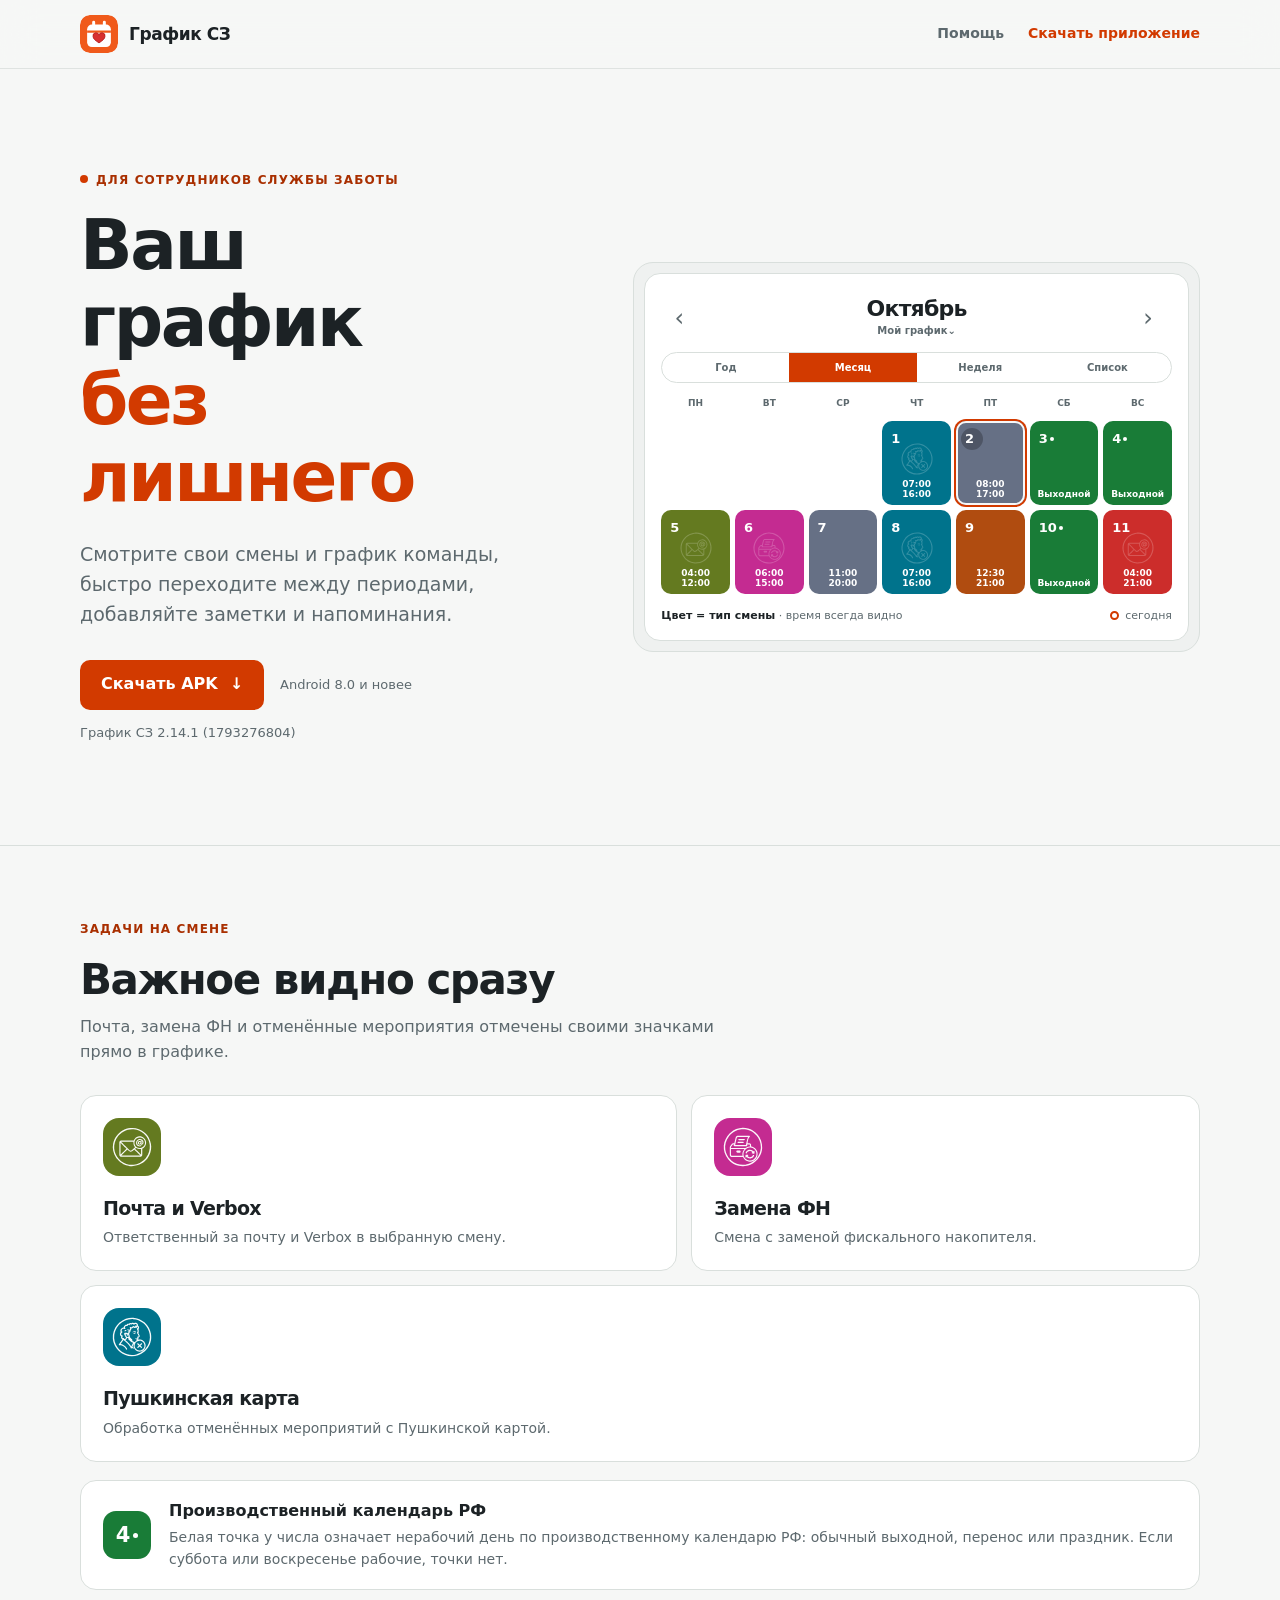
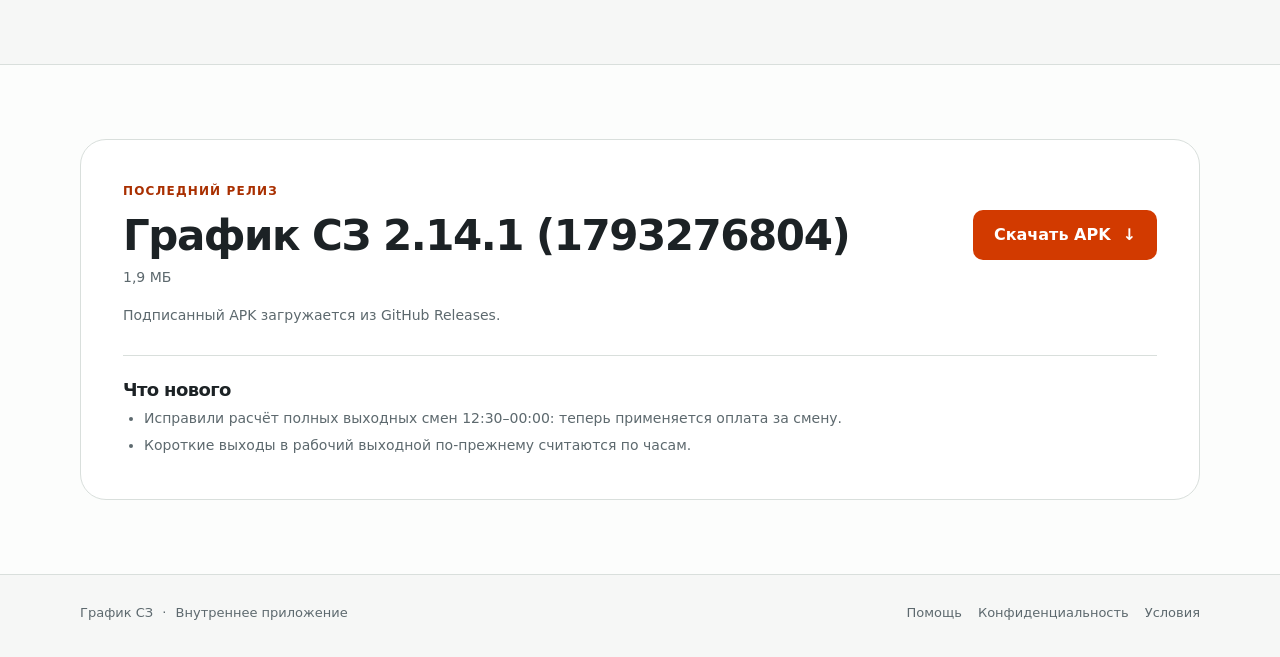
<file: index.html>
<!doctype html>
<html lang="ru">
<head>
  <meta charset="utf-8">
  <meta name="viewport" content="width=device-width, initial-scale=1">
  <meta name="robots" content="noindex, nofollow">
  <meta name="theme-color" content="#f6f7f6">
  <meta name="description" content="График службы заботы — внутреннее Android-приложение для сотрудников.">
  <title>График СЗ — приложение для сотрудников</title>
  <link rel="icon" href="assets/app-icon.svg?v=20261002e" type="image/svg+xml">
  <link rel="stylesheet" href="assets/site.css?v=20261002f">
  <script src="assets/site.js?v=20261002b" defer></script>
</head>
<body>
  <a class="skip-link" href="#main">К содержанию</a>

  <header class="site-header">
    <div class="shell nav">
      <a class="brand" href="./" aria-label="График СЗ, главная">
        <img src="assets/app-icon.svg" width="38" height="38" alt="">
        <span>График СЗ</span>
      </a>
      <nav class="nav-links" aria-label="Навигация">
        <a href="support.html">Помощь</a>
        <a class="nav-download" href="#download">Скачать приложение</a>
      </nav>
    </div>
  </header>

  <main id="main">
    <section class="shell hero" aria-labelledby="hero-title">
      <div class="hero-copy">
        <p class="eyebrow"><span class="eyebrow-dot"></span>Для сотрудников службы заботы</p>
        <h1 id="hero-title">Ваш график<br><span>без лишнего</span></h1>
        <p class="lead">Смотрите свои смены и график команды, быстро переходите между периодами, добавляйте заметки и напоминания.</p>
        <div class="actions">
          <a class="button primary" data-download-latest href="https://github.com/ivan-s-2001/ShiftCalendar-Releases/releases/latest">Скачать APK <span aria-hidden="true">↓</span></a>
          <span class="platform">Android 8.0 и новее</span>
        </div>
        <p class="release-meta" data-release-version>Проверяем последнюю версию…</p>
      </div>

      <div class="preview-wrap">
        <div class="preview" aria-label="Пример экрана «Мой график»">
          <div class="preview-heading">
            <span class="preview-nav-button" aria-hidden="true">‹</span>
            <div class="preview-period">
              <strong>Октябрь</strong>
              <span class="preview-kicker">Мой график⌄</span>
            </div>
            <span class="preview-nav-button" aria-hidden="true">›</span>
          </div>

          <div class="preview-mode-tabs" aria-hidden="true">
            <span>Год</span>
            <span class="active">Месяц</span>
            <span>Неделя</span>
            <span>Список</span>
          </div>

          <div class="calendar-demo">
            <span class="demo-head">ПН</span><span class="demo-head">ВТ</span><span class="demo-head">СР</span><span class="demo-head">ЧТ</span><span class="demo-head">ПТ</span><span class="demo-head">СБ</span><span class="demo-head">ВС</span>

            <span class="demo-empty"></span>
            <span class="demo-empty"></span>
            <span class="demo-empty"></span>

            <div class="shift pushkin">
              <span class="day">1</span>
              <img class="shift-icon" src="assets/ic_pushkin_cancelled.svg" alt="">
              <span class="shift-time">07:00<br>16:00</span>
            </div>

            <div class="shift regular today">
              <span class="day">2</span>
              <span class="shift-time">08:00<br>17:00</span>
            </div>

            <div class="shift dayoff">
              <span class="day">3 <span class="holiday-dot-inline"></span></span>
              <span class="shift-time">Выходной</span>
            </div>

            <div class="shift dayoff">
              <span class="day">4 <span class="holiday-dot-inline"></span></span>
              <span class="shift-time">Выходной</span>
            </div>

            <div class="shift morning">
              <span class="day">5</span>
              <img class="shift-icon" src="assets/ic_mail_responsible.svg" alt="">
              <span class="shift-time">04:00<br>12:00</span>
            </div>

            <div class="shift fn">
              <span class="day">6</span>
              <img class="shift-icon" src="assets/ic_fiscal_replacement.svg" alt="">
              <span class="shift-time">06:00<br>15:00</span>
            </div>

            <div class="shift regular">
              <span class="day">7</span>
              <span class="shift-time">11:00<br>20:00</span>
            </div>

            <div class="shift pushkin">
              <span class="day">8</span>
              <img class="shift-icon" src="assets/ic_pushkin_cancelled.svg" alt="">
              <span class="shift-time">07:00<br>16:00</span>
            </div>

            <div class="shift evening">
              <span class="day">9</span>
              <span class="shift-time">12:30<br>21:00</span>
            </div>

            <div class="shift dayoff">
              <span class="day">10 <span class="holiday-dot-inline"></span></span>
              <span class="shift-time">Выходной</span>
            </div>

            <div class="shift weekend">
              <span class="day">11</span>
              <img class="shift-icon" src="assets/ic_mail_responsible.svg" alt="">
              <span class="shift-time">04:00<br>21:00</span>
            </div>
          </div>

          <div class="preview-footer">
            <span><strong>Цвет = тип смены</strong> · время всегда видно</span>
            <span style="display:flex;align-items:center;gap:6px"><span class="today-mark"></span> сегодня</span>
          </div>
        </div>
      </div>
    </section>

    <section class="section features" aria-labelledby="features-title">
      <div class="shell">
        <p class="eyebrow">Задачи на смене</p>
        <h2 id="features-title">Важное видно сразу</h2>
        <p class="section-lead">Почта, замена ФН и отменённые мероприятия отмечены своими значками прямо в графике.</p>

        <div class="feature-grid">
          <div class="feature">
            <span class="feature-icon mail"><img src="assets/ic_mail_responsible.svg" alt="" width="42" height="42"></span>
            <div><h3>Почта и Verbox</h3><p>Ответственный за почту и Verbox в выбранную смену.</p></div>
          </div>
          <div class="feature">
            <span class="feature-icon fn"><img src="assets/ic_fiscal_replacement.svg" alt="" width="42" height="42"></span>
            <div><h3>Замена ФН</h3><p>Смена с заменой фискального накопителя.</p></div>
          </div>
          <div class="feature">
            <span class="feature-icon pushkin"><img src="assets/ic_pushkin_cancelled.svg" alt="" width="42" height="42"></span>
            <div><h3>Пушкинская карта</h3><p>Обработка отменённых мероприятий с Пушкинской картой.</p></div>
          </div>
        </div>

        <div class="holiday-callout">
          <span class="holiday-date" aria-hidden="true">4 <span class="holiday-dot"></span></span>
          <div>
            <strong>Производственный календарь РФ</strong>
            <p>Белая точка у числа означает нерабочий день по производственному календарю РФ: обычный выходной, перенос или праздник. Если суббота или воскресенье рабочие, точки нет.</p>
          </div>
        </div>
      </div>
    </section>

    <section id="download" class="section download-section" aria-labelledby="download-title">
      <div class="shell download-panel">
        <div class="download-head">
          <div>
            <p class="eyebrow">Последний релиз</p>
            <h2 id="download-title" data-release-version>График СЗ</h2>
            <p class="download-meta" data-release-meta>Подписанный APK для Android</p>
          </div>
          <a class="button primary" data-download-latest href="https://github.com/ivan-s-2001/ShiftCalendar-Releases/releases/latest">Скачать APK <span aria-hidden="true">↓</span></a>
        </div>
        <p class="status" data-release-status aria-live="polite">Проверяем последний релиз…</p>
        <div class="release-notes">
          <h3>Что нового</h3>
          <ul data-release-notes><li>Загружаем список изменений…</li></ul>
        </div>
      </div>
    </section>
  </main>

  <footer class="site-footer">
    <div class="shell footer-row">
      <span>График СЗ <span class="footer-separator">·</span> Внутреннее приложение</span>
      <div class="footer-links">
        <a href="support.html">Помощь</a>
        <a href="privacy.html">Конфиденциальность</a>
        <a href="terms.html">Условия</a>
      </div>
    </div>
  </footer>
</body>
</html>
</file>
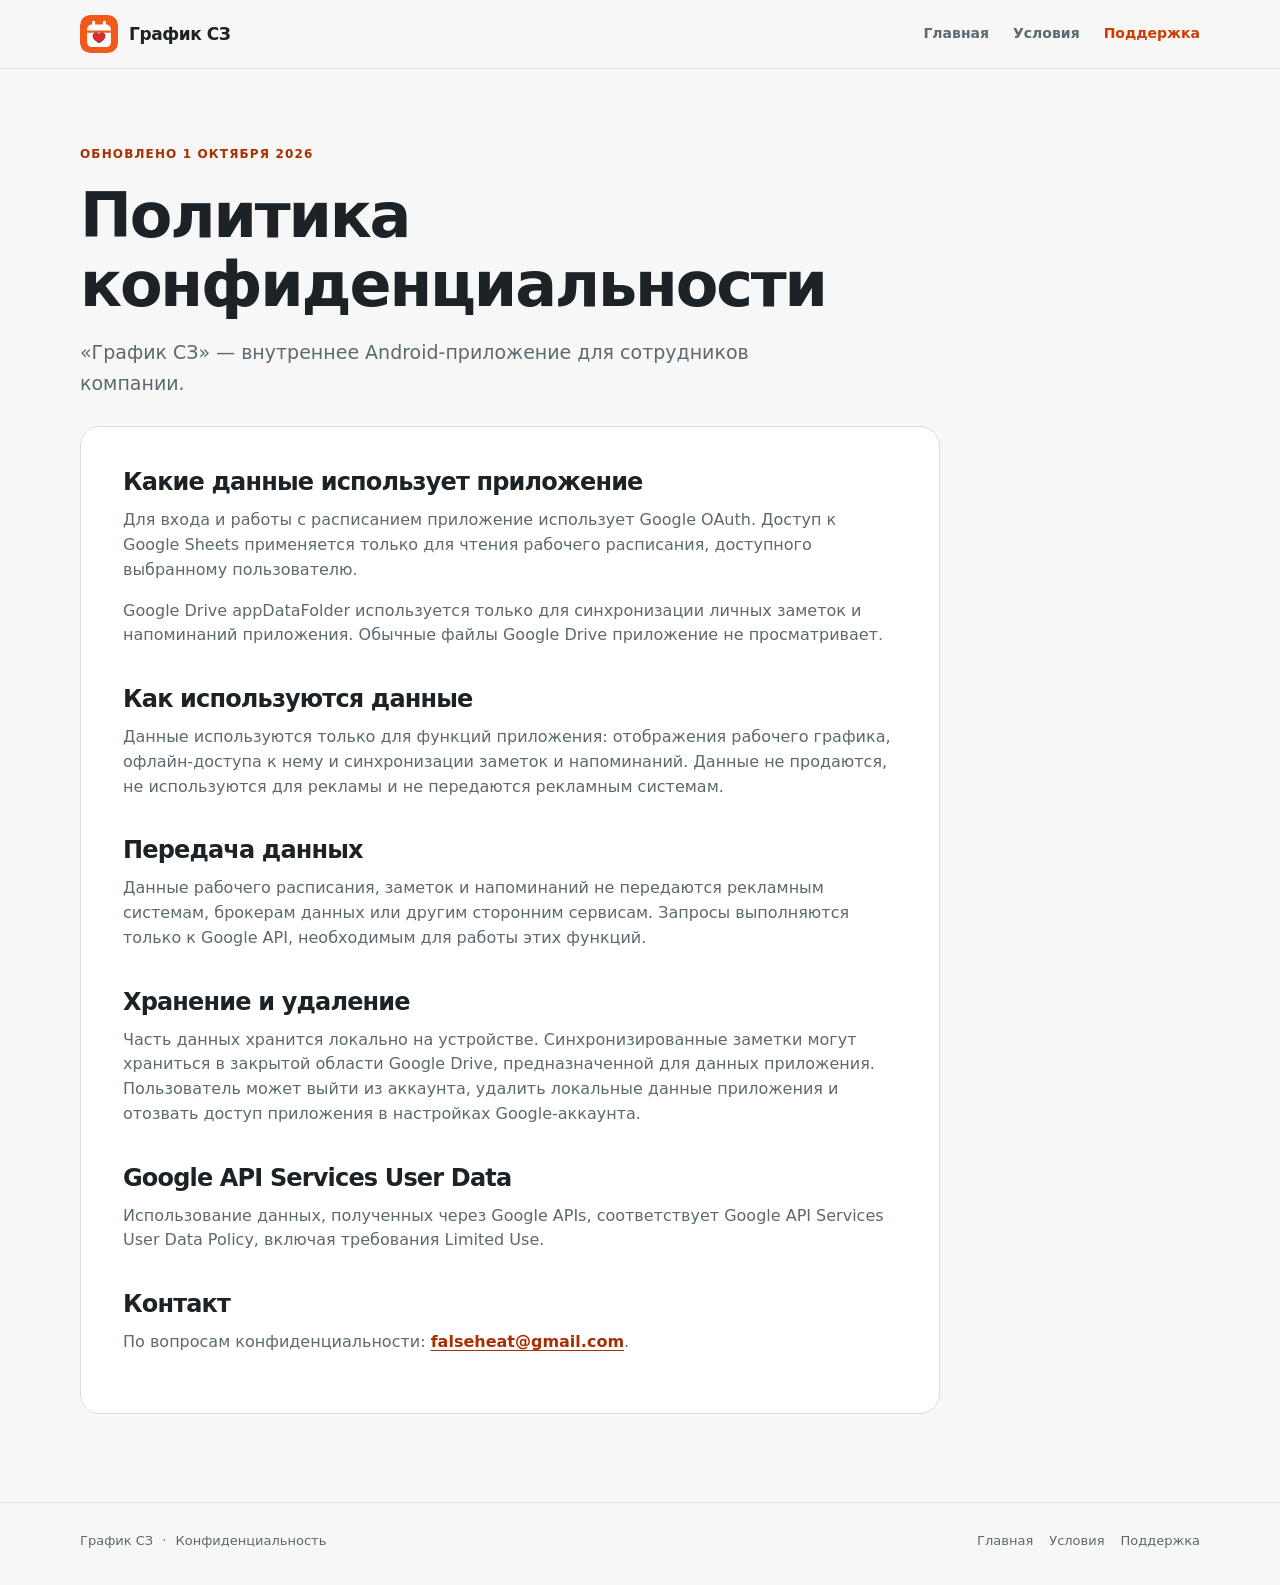
<file: privacy.html>
<!doctype html>
<html lang="ru">
<head>
  <meta charset="utf-8">
  <meta name="viewport" content="width=device-width, initial-scale=1">
  <meta name="theme-color" content="#f6f7f6">
  <title>Политика конфиденциальности — График СЗ</title>
  <meta name="description" content="Политика конфиденциальности Android-приложения «График СЗ».">
  <link rel="canonical" href="https://ivan-s-2001.github.io/ShiftCalendar-Releases/privacy.html">
  <link rel="icon" href="assets/app-icon.svg?v=20261002e" type="image/svg+xml">
  <link rel="stylesheet" href="assets/site.css?v=20261002f">
</head>
<body>
  <a class="skip-link" href="#main">К содержанию</a>
  <header class="site-header">
    <div class="shell nav">
      <a class="brand" href="./" aria-label="График СЗ, главная">
        <img src="assets/app-icon.svg" width="38" height="38" alt="">
        <span>График СЗ</span>
      </a>
      <nav class="nav-links" aria-label="Навигация">
        <a href="./">Главная</a>
        <a href="terms.html">Условия</a>
        <a class="keep-mobile nav-download" href="support.html">Поддержка</a>
      </nav>
    </div>
  </header>

  <main id="main" class="shell legal">
    <header class="legal-head">
      <p class="eyebrow">Обновлено 1 октября 2026</p>
      <h1>Политика конфиденциальности</h1>
      <p class="lead">«График СЗ» — внутреннее Android-приложение для сотрудников компании.</p>
    </header>

    <div class="legal-copy">
      <h2>Какие данные использует приложение</h2>
      <p>Для входа и работы с расписанием приложение использует Google OAuth. Доступ к Google Sheets применяется только для чтения рабочего расписания, доступного выбранному пользователю.</p>
      <p>Google Drive appDataFolder используется только для синхронизации личных заметок и напоминаний приложения. Обычные файлы Google Drive приложение не просматривает.</p>

      <h2>Как используются данные</h2>
      <p>Данные используются только для функций приложения: отображения рабочего графика, офлайн-доступа к нему и синхронизации заметок и напоминаний. Данные не продаются, не используются для рекламы и не передаются рекламным системам.</p>

      <h2>Передача данных</h2>
      <p>Данные рабочего расписания, заметок и напоминаний не передаются рекламным системам, брокерам данных или другим сторонним сервисам. Запросы выполняются только к Google API, необходимым для работы этих функций.</p>

      <h2>Хранение и удаление</h2>
      <p>Часть данных хранится локально на устройстве. Синхронизированные заметки могут храниться в закрытой области Google Drive, предназначенной для данных приложения. Пользователь может выйти из аккаунта, удалить локальные данные приложения и отозвать доступ приложения в настройках Google-аккаунта.</p>

      <h2>Google API Services User Data</h2>
      <p>Использование данных, полученных через Google APIs, соответствует Google API Services User Data Policy, включая требования Limited Use.</p>

      <h2>Контакт</h2>
      <p>По вопросам конфиденциальности: <a href="mailto:falseheat@gmail.com">falseheat@gmail.com</a>.</p>
    </div>
  </main>

  <footer class="site-footer">
    <div class="shell footer-row">
      <span>График СЗ <span class="footer-separator">·</span> Конфиденциальность</span>
      <div class="footer-links"><a href="./">Главная</a><a href="terms.html">Условия</a><a href="support.html">Поддержка</a></div>
    </div>
  </footer>
</body>
</html>
</file>
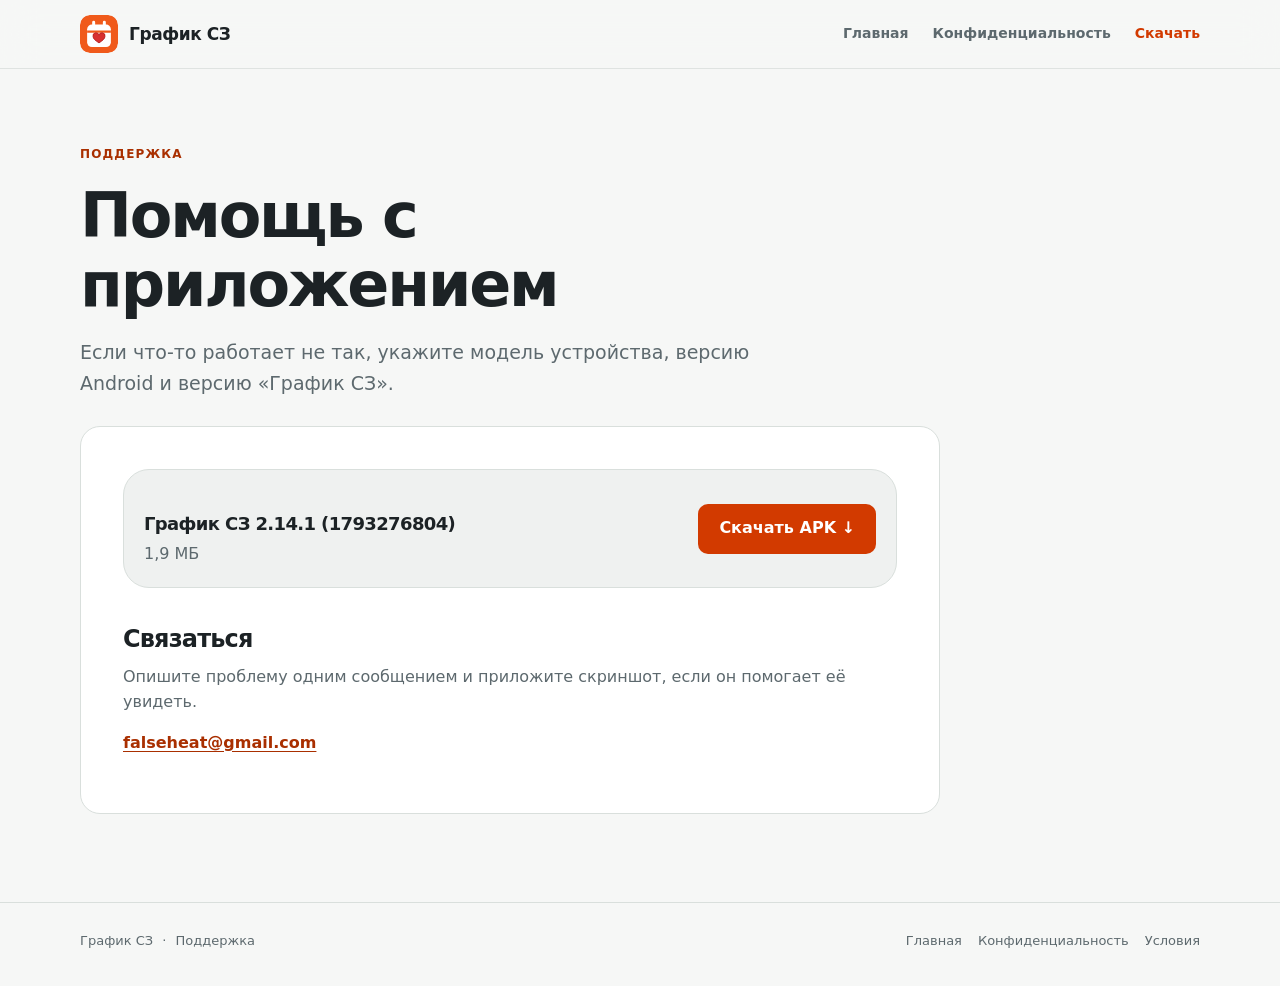
<file: support.html>
<!doctype html>
<html lang="ru">
<head>
  <meta charset="utf-8">
  <meta name="viewport" content="width=device-width, initial-scale=1">
  <meta name="theme-color" content="#f6f7f6">
  <title>Поддержка — График СЗ</title>
  <meta name="description" content="Поддержка приложения «График СЗ».">
  <link rel="canonical" href="https://ivan-s-2001.github.io/ShiftCalendar-Releases/support.html">
  <link rel="icon" href="assets/app-icon.svg?v=20261002e" type="image/svg+xml">
  <link rel="stylesheet" href="assets/site.css?v=20261002f">
  <script src="assets/site.js?v=20261002b" defer></script>
</head>
<body>
  <a class="skip-link" href="#main">К содержанию</a>
  <header class="site-header">
    <div class="shell nav">
      <a class="brand" href="./" aria-label="График СЗ, главная">
        <img src="assets/app-icon.svg" width="38" height="38" alt="">
        <span>График СЗ</span>
      </a>
      <nav class="nav-links" aria-label="Навигация">
        <a href="./">Главная</a>
        <a href="privacy.html">Конфиденциальность</a>
        <a class="nav-download keep-mobile" data-download-latest href="https://github.com/ivan-s-2001/ShiftCalendar-Releases/releases/latest">Скачать</a>
      </nav>
    </div>
  </header>

  <main id="main" class="shell legal">
    <header class="legal-head">
      <p class="eyebrow">Поддержка</p>
      <h1>Помощь с приложением</h1>
      <p class="lead">Если что-то работает не так, укажите модель устройства, версию Android и версию «График СЗ».</p>
    </header>

    <div class="legal-copy">
      <div class="download-panel">
        <div class="download-row">
          <div>
            <h3 data-release-version>Последняя версия</h3>
            <p data-release-meta>Проверяем релиз…</p>
          </div>
          <a class="button primary" data-download-latest href="https://github.com/ivan-s-2001/ShiftCalendar-Releases/releases/latest">Скачать APK ↓</a>
        </div>
      </div>

      <h2>Связаться</h2>
      <p>Опишите проблему одним сообщением и приложите скриншот, если он помогает её увидеть.</p>
      <p><a href="mailto:falseheat@gmail.com">falseheat@gmail.com</a></p>
    </div>
  </main>

  <footer class="site-footer">
    <div class="shell footer-row">
      <span>График СЗ <span class="footer-separator">·</span> Поддержка</span>
      <div class="footer-links"><a href="./">Главная</a><a href="privacy.html">Конфиденциальность</a><a href="terms.html">Условия</a></div>
    </div>
  </footer>
</body>
</html>
</file>
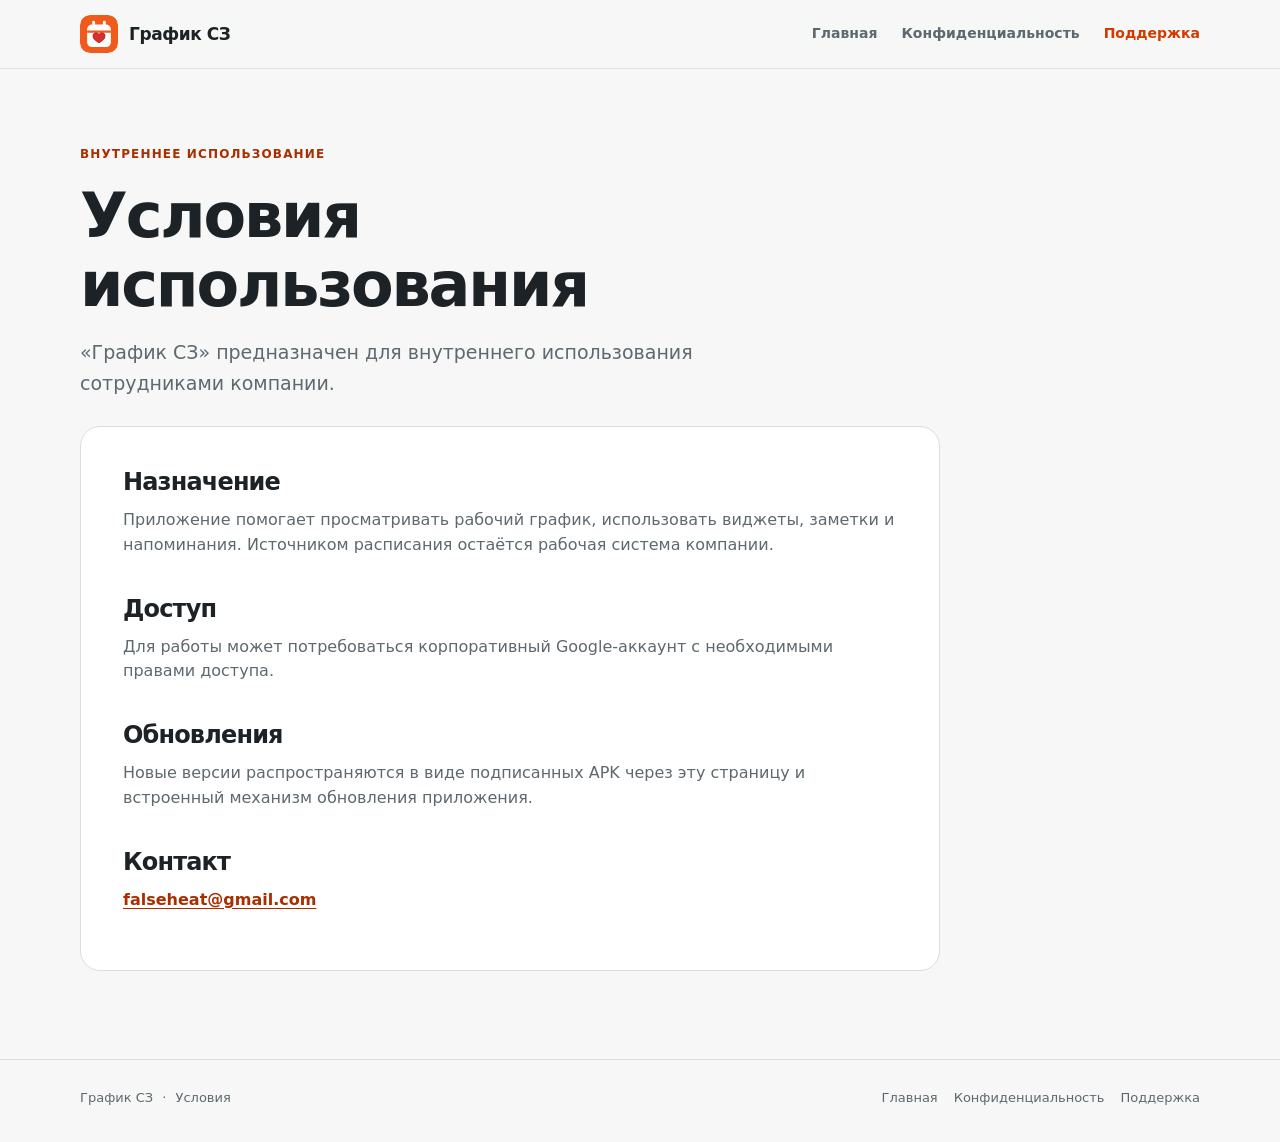
<file: terms.html>
<!doctype html>
<html lang="ru">
<head>
  <meta charset="utf-8">
  <meta name="viewport" content="width=device-width, initial-scale=1">
  <meta name="theme-color" content="#f6f7f6">
  <title>Условия использования — График СЗ</title>
  <meta name="description" content="Условия использования приложения «График СЗ».">
  <link rel="canonical" href="https://ivan-s-2001.github.io/ShiftCalendar-Releases/terms.html">
  <link rel="icon" href="assets/app-icon.svg?v=20261002e" type="image/svg+xml">
  <link rel="stylesheet" href="assets/site.css?v=20261002f">
</head>
<body>
  <a class="skip-link" href="#main">К содержанию</a>
  <header class="site-header">
    <div class="shell nav">
      <a class="brand" href="./" aria-label="График СЗ, главная">
        <img src="assets/app-icon.svg" width="38" height="38" alt="">
        <span>График СЗ</span>
      </a>
      <nav class="nav-links" aria-label="Навигация">
        <a href="./">Главная</a>
        <a href="privacy.html">Конфиденциальность</a>
        <a class="keep-mobile nav-download" href="support.html">Поддержка</a>
      </nav>
    </div>
  </header>

  <main id="main" class="shell legal">
    <header class="legal-head">
      <p class="eyebrow">Внутреннее использование</p>
      <h1>Условия использования</h1>
      <p class="lead">«График СЗ» предназначен для внутреннего использования сотрудниками компании.</p>
    </header>

    <div class="legal-copy">
      <h2>Назначение</h2>
      <p>Приложение помогает просматривать рабочий график, использовать виджеты, заметки и напоминания. Источником расписания остаётся рабочая система компании.</p>

      <h2>Доступ</h2>
      <p>Для работы может потребоваться корпоративный Google-аккаунт с необходимыми правами доступа.</p>

      <h2>Обновления</h2>
      <p>Новые версии распространяются в виде подписанных APK через эту страницу и встроенный механизм обновления приложения.</p>

      <h2>Контакт</h2>
      <p><a href="mailto:falseheat@gmail.com">falseheat@gmail.com</a></p>
    </div>
  </main>

  <footer class="site-footer">
    <div class="shell footer-row">
      <span>График СЗ <span class="footer-separator">·</span> Условия</span>
      <div class="footer-links"><a href="./">Главная</a><a href="privacy.html">Конфиденциальность</a><a href="support.html">Поддержка</a></div>
    </div>
  </footer>
</body>
</html>
</file>
<file: assets/site.css>
:root {
  color-scheme: light;
  --bg: #f6f7f6;
  --surface: #ffffff;
  --surface-2: #eff1f0;
  --surface-3: #e8ebe9;
  --text: #1c2225;
  --muted: #5d696e;
  --line: #d9dfdc;
  --accent: #d23a00;
  --accent-strong: #a92f00;
  --accent-soft: #ffe3d4;
  --accent-wash: #fff1e9;
  --shadow: 0 4px 16px rgba(33, 39, 42, .04);
  --radius-sm: 12px;
  --radius: 16px;
  --radius-lg: 20px;
  --max: 1120px;
}

* { box-sizing: border-box; }
html { scroll-behavior: smooth; }
body {
  margin: 0;
  min-height: 100vh;
  color: var(--text);
  background: var(--bg);
  font: 16px/1.55 system-ui, -apple-system, BlinkMacSystemFont, "Segoe UI", sans-serif;
  -webkit-font-smoothing: antialiased;
  text-rendering: optimizeLegibility;
}
a { color: inherit; text-underline-offset: 3px; }
img { display: block; max-width: 100%; }
.shell { width: min(calc(100% - 40px), var(--max)); margin-inline: auto; }
.skip-link {
  position: absolute; z-index: 100; left: 16px; top: -64px;
  padding: 10px 14px; border-radius: 10px; background: var(--text); color: var(--surface);
}
.skip-link:focus { top: 10px; }
:focus-visible { outline: 3px solid var(--accent); outline-offset: 3px; }

.site-header {
  position: sticky; top: 0; z-index: 20;
  border-bottom: 1px solid color-mix(in srgb, var(--line) 82%, transparent);
  background: color-mix(in srgb, var(--bg) 88%, transparent);
  backdrop-filter: blur(18px) saturate(1.15);
}
.nav { min-height: 68px; display: flex; align-items: center; gap: 24px; }
.brand {
  display: inline-flex; align-items: center; gap: 11px;
  text-decoration: none; font-weight: 780; font-size: 17px; letter-spacing: -.025em; white-space: nowrap;
}
.brand img { width: 38px; height: 38px; border-radius: 10px; }
.nav-links { margin-left: auto; display: flex; align-items: center; gap: 24px; font-size: 14px; font-weight: 680; }
.nav-links a { text-decoration: none; color: var(--muted); }
.nav-links a:hover { color: var(--text); }
.nav-download { color: var(--accent) !important; }

.hero {
  display: grid;
  grid-template-columns: minmax(0, .9fr) minmax(500px, 1.1fr);
  gap: clamp(44px, 7vw, 90px);
  align-items: center;
  padding-block: clamp(58px, 8vw, 104px);
}
.hero-copy { min-width: 0; }
.eyebrow {
  margin: 0 0 17px;
  color: var(--accent-strong);
  font-size: 12px; font-weight: 820; text-transform: uppercase; letter-spacing: .095em;
}
.eyebrow-dot {
  display: inline-block; vertical-align: 1px;
  width: 8px; height: 8px; margin-right: 8px; border-radius: 50%; background: var(--accent);
}
h1, h2, h3, p { margin-top: 0; }
h1, h2, h3 { line-height: 1.12; letter-spacing: -.035em; }
h1 { margin-bottom: 22px; font-size: clamp(45px, 5.4vw, 70px); }
h1 span { color: var(--accent); }
h2 { margin-bottom: 12px; font-size: clamp(30px, 3.4vw, 42px); }
h3 { margin-bottom: 8px; font-size: 19px; }
.lead { max-width: 540px; color: var(--muted); font-size: 19px; line-height: 1.6; }
.actions { display: flex; align-items: center; flex-wrap: wrap; gap: 16px; margin-top: 30px; }
.button {
  min-height: 50px; padding: 0 20px;
  display: inline-flex; justify-content: center; align-items: center; gap: 12px;
  border: 1px solid transparent; border-radius: 10px;
  text-decoration: none; font-weight: 760;
  transition: transform .16s ease, background .16s ease, border-color .16s ease;
}
.button:hover { transform: translateY(-1px); }
.button.primary { color: #fff; background: var(--accent); }
.button.primary:hover { background: var(--accent-strong); }
.button.secondary { border-color: var(--line); background: var(--surface); }
.platform, .release-meta { color: var(--muted); font-size: 13px; }
.release-meta { margin: 13px 0 0; }

.preview-wrap {
  padding: 10px;
  border: 1px solid var(--line);
  border-radius: 20px;
  background: var(--surface-2);
}
.preview {
  padding: 16px;
  border: 1px solid var(--line);
  border-radius: 16px;
  background: var(--surface);
  box-shadow: none;
}
.preview-heading {
  display: grid;
  grid-template-columns: 42px 1fr 42px;
  align-items: center;
  min-height: 56px;
  margin-bottom: 6px;
}
.preview-period { text-align: center; min-width: 0; }
.preview-period strong {
  display: block; font-size: 22px; line-height: 1.05; letter-spacing: -.035em;
}
.preview-kicker {
  display: block; margin-top: 3px;
  color: var(--muted); font-size: 10px; font-weight: 680;
}
.preview-nav-button {
  width: 36px; height: 36px; display: grid; place-items: center;
  border-radius: 50%; color: var(--muted); background: transparent;
  font-size: 24px; line-height: 1;
}
.preview-mode-tabs {
  display: grid; grid-template-columns: repeat(4, 1fr);
  gap: 0; margin: 6px 0 14px;
  overflow: hidden; border: 1px solid var(--line); border-radius: 999px;
  background: var(--surface);
}
.preview-mode-tabs span {
  min-width: 0; padding: 7px 5px;
  color: var(--muted); text-align: center; font-size: 10px; font-weight: 720;
}
.preview-mode-tabs .active {
  color: #fff; background: var(--accent);
}
.calendar-demo {
  display: grid; grid-template-columns: repeat(7, minmax(0, 1fr)); gap: 5px;
}
.demo-head {
  padding-bottom: 5px; color: var(--muted);
  text-align: center; font-size: 9px; font-weight: 760;
}
.demo-empty { min-height: 76px; }
.shift {
  position: relative; min-width: 0; min-height: 84px;
  padding: 7px 5px 6px;
  display: flex; flex-direction: column; justify-content: space-between;
  overflow: hidden;
  border-radius: 10px; color: #fff;
  font-size: 9px; font-weight: 740; line-height: 1.08;
}
.shift.today { box-shadow: inset 0 0 0 2px rgba(255,255,255,.94), 0 0 0 2px var(--accent); }
.shift .day {
  position: relative; z-index: 2;
  display: inline-flex; align-items: center; gap: 2px;
  width: fit-content; min-width: 22px; height: 22px; padding: 0 4px;
  font-size: 13px; font-weight: 800;
}
.shift.today .day { border-radius: 999px; background: rgba(0,0,0,.24); }
.shift-time {
  position: relative; z-index: 2;
  text-align: center; white-space: nowrap; overflow: hidden; text-overflow: ellipsis;
}
.shift-icon {
  position: absolute; z-index: 1; left: 50%; top: 45%;
  width: 34px; height: 34px; transform: translate(-50%, -50%);
  opacity: .20; filter: brightness(0) invert(1);
}
.holiday-dot-inline {
  width: 4px; height: 4px; flex: none; border-radius: 50%; background: #fff;
}
.shift.morning { background: #647a20; }
.shift.fn { background: #c42b91; }
.shift.dayoff { background: #197c37; }
.shift.pushkin { background: #00738c; }
.shift.evening { background: #b04c10; }
.shift.regular { background: #667085; }
.shift.weekend { background: #cc2d2b; }
.shift.vacation { background: #2e7f57; }
.preview-footer {
  display: flex; align-items: center; justify-content: space-between; gap: 12px;
  margin-top: 13px; color: var(--muted); font-size: 11px;
}
.preview-footer strong { color: var(--text); font-weight: 720; }
.today-mark { width: 9px; height: 9px; border: 2px solid var(--accent); border-radius: 50%; flex: none; }

.section { padding: 74px 0; border-top: 1px solid var(--line); }
.section-lead { max-width: 650px; margin-bottom: 30px; color: var(--muted); }
.feature-grid { display: grid; grid-template-columns: 1.08fr .92fr; gap: 14px; }
.feature:nth-child(3) { grid-column: 1 / -1; min-height: 0; }
.feature {
  min-width: 0; min-height: 176px; padding: 22px;
  border: 1px solid var(--line); border-radius: var(--radius);
  background: var(--surface);
}
.feature-icon {
  width: 58px; height: 58px; margin-bottom: 22px;
  display: grid; place-items: center; border-radius: 16px;
}
.feature-icon img { width: 42px; height: 42px; filter: brightness(0) invert(1); opacity: .96; }
.feature-icon.mail { background: #647a20; }
.feature-icon.fn { background: #c42b91; }
.feature-icon.pushkin { background: #00738c; }
.feature p { margin-bottom: 0; color: var(--muted); font-size: 14px; }

.holiday-callout {
  display: flex; align-items: center; gap: 18px;
  margin-top: 18px; padding: 18px 22px;
  border: 1px solid var(--line); border-radius: var(--radius);
  background: var(--surface);
}
.holiday-callout p { margin: 3px 0 0; color: var(--muted); font-size: 14px; }
.holiday-date {
  flex: none; display: inline-flex; align-items: center; justify-content: center; gap: 3px;
  width: 48px; height: 48px; border-radius: 13px;
  color: #fff; background: #197c37; font-weight: 800; font-size: 21px;
}
.holiday-dot { width: 5px; height: 5px; border-radius: 50%; background: #fff; }

.download-section { background: color-mix(in srgb, var(--surface) 70%, var(--bg)); }
.download-panel {
  padding: clamp(24px, 4vw, 42px);
  border: 1px solid var(--line); border-radius: 26px;
  background: var(--surface);
}
.download-head { display: flex; align-items: center; justify-content: space-between; gap: 24px; }
.download-head h2 { margin-bottom: 8px; }
.download-head .eyebrow { margin-bottom: 12px; }
.download-meta, .status { color: var(--muted); font-size: 14px; }
.download-meta { margin: 0; }
.status { margin: 16px 0 0; }
.release-notes { margin-top: 28px; padding-top: 24px; border-top: 1px solid var(--line); }
.release-notes h3 { font-size: 18px; }
.release-notes ul { margin: 0; padding-left: 21px; color: var(--muted); font-size: 14px; }
.release-notes li + li { margin-top: 6px; }

.site-footer { padding: 28px 0 34px; border-top: 1px solid var(--line); color: var(--muted); font-size: 13px; }
.footer-row { display: flex; align-items: center; justify-content: space-between; gap: 20px; }
.footer-separator { padding: 0 5px; }
.footer-links { display: flex; flex-wrap: wrap; gap: 16px; }
.footer-links a { text-decoration: none; }
.footer-links a:hover { color: var(--text); }

.legal {
  padding: clamp(44px, 6vw, 76px) 0 88px;
}
.legal-head { max-width: 800px; margin-bottom: 28px; }
.legal-head h1 { margin-bottom: 18px; font-size: clamp(38px, 5vw, 62px); }
.legal-head .lead { max-width: 720px; }
.legal-copy {
  max-width: 860px;
  padding: clamp(24px, 4vw, 42px);
  border: 1px solid var(--line); border-radius: var(--radius-lg);
  background: var(--surface);
  box-shadow: none;
}
.legal-copy h2 { margin-top: 38px; font-size: 24px; }
.legal-copy h2:first-child { margin-top: 0; }
.legal-copy h3 { margin-top: 24px; font-size: 18px; }
.legal-copy p, .legal-copy li { color: var(--muted); }
.legal-copy a { color: var(--accent-strong); font-weight: 650; }
.legal-copy ul { padding-left: 22px; }
.legal-copy .download-panel { margin-bottom: 30px; padding: 20px; background: var(--surface-2); box-shadow: none; }
.download-row { display: flex; align-items: center; justify-content: space-between; gap: 24px; }
.download-row p { margin: 0; color: var(--muted); }
.data-grid { display: grid; grid-template-columns: repeat(2, minmax(0, 1fr)); gap: 14px; }
.data-card, .card, .notice {
  padding: 22px; border: 1px solid var(--line); border-radius: var(--radius); background: var(--surface);
}
.data-card p, .card p { color: var(--muted); }
.scope {
  display: inline-block; max-width: 100%; margin: 5px 0 14px; padding: 5px 8px;
  overflow-wrap: anywhere; border-radius: 8px; background: var(--surface-2); color: var(--muted);
  font: 12px/1.45 ui-monospace, monospace;
}
.limited-use {
  margin-top: 18px; padding: 18px 20px; border-left: 4px solid var(--accent);
  border-radius: 0 12px 12px 0; background: var(--accent-soft);
}
.limited-use strong { display: block; margin-bottom: 4px; }
.grid { display: grid; grid-template-columns: repeat(3, minmax(0, 1fr)); gap: 14px; }
.muted { color: var(--muted); }

.error-page {
  min-height: calc(100vh - 69px);
  display: grid; place-items: center;
  padding-block: 48px;
}
.error-card {
  width: min(100%, 680px); padding: clamp(28px, 6vw, 54px);
  border: 1px solid var(--line); border-radius: 20px;
  background: var(--surface); text-align: center;
}
.error-card .lead { margin-inline: auto; }
.error-code { margin-bottom: 12px; color: var(--accent); font-size: 13px; font-weight: 850; letter-spacing: .12em; }

@media (max-width: 940px) {
  .hero { grid-template-columns: 1fr; }
  .preview-wrap { max-width: 660px; }
}
@media (max-width: 820px) {
  .feature-grid { grid-template-columns: 1fr; }
  .feature { min-height: 0; display: flex; align-items: center; gap: 18px; }
  .feature-icon { flex: none; margin: 0; }
  .data-grid, .grid { grid-template-columns: 1fr; }
}
@media (max-width: 600px) {
  .shell { width: min(calc(100% - 24px), var(--max)); }
  .nav { min-height: 62px; }
  .brand { font-size: 16px; }
  .brand img { width: 35px; height: 35px; }
  .nav-links { gap: 13px; font-size: 13px; }
  .nav-links a:not(.nav-download):not(.keep-mobile) { display: none; }
  .hero { gap: 32px; padding-block: 42px 50px; }
  h1 { font-size: clamp(39px, 11vw, 53px); }
  .lead { font-size: 17px; }
  .actions { align-items: stretch; flex-direction: column; gap: 11px; }
  .actions .button { width: 100%; }
  .preview-wrap { padding: 7px; border-radius: 16px; }
  .preview { padding: 12px; border-radius: 12px; }
  .preview-heading { grid-template-columns: 36px 1fr 36px; min-height: 50px; }
  .preview-period strong { font-size: 20px; }
  .preview-mode-tabs { margin-bottom: 11px; }
  .preview-mode-tabs span { padding: 6px 2px; font-size: 8px; }
  .calendar-demo { gap: 3px; }
  .demo-empty { min-height: 66px; }
  .shift { min-height: 68px; padding: 5px 3px; border-radius: 7px; font-size: 7px; }
  .shift .day { min-width: 19px; height: 19px; padding-inline: 3px; font-size: 11px; }
  .shift-icon { width: 27px; height: 27px; }
  .preview-footer { font-size: 10px; }
  .section { padding: 54px 0; }
  .feature { padding: 17px; }
  .feature-icon { width: 54px; height: 54px; }
  .feature-icon img { width: 38px; height: 38px; }
  .feature h3 { font-size: 17px; }
  .holiday-callout { align-items: flex-start; padding: 16px; }
  .download-head, .download-row { align-items: stretch; flex-direction: column; }
  .download-head .button, .download-row .button { width: 100%; }
  .legal { padding-top: 38px; }
  .legal-copy { padding: 22px; border-radius: 22px; }
  .legal-copy h2 { margin-top: 32px; font-size: 22px; }
  .footer-row { align-items: flex-start; flex-direction: column; }
}

@media (prefers-color-scheme: dark) {
  :root {
    color-scheme: dark;
    --bg: #101416;
    --surface: #151a1d;
    --surface-2: #22292c;
    --surface-3: #293135;
    --text: #e5e9e8;
    --muted: #b5c0bd;
    --line: #364044;
    --accent: #ff8b53;
    --accent-strong: #ffab82;
    --accent-soft: #4a2414;
    --accent-wash: #29180f;
    --shadow: none;
  }
  body { background: var(--bg); }
  .button.primary { color: #281001; }
  .preview-wrap { background: var(--surface-2); }
  .preview-mode-tabs .active { color: #281001; }
  .legal-copy a { color: var(--accent-strong); }
  .holiday-date { color: #fff; }
}

@media (prefers-reduced-motion: reduce) {
  html { scroll-behavior: auto; }
  .button { transition: none; }
}
</file>
